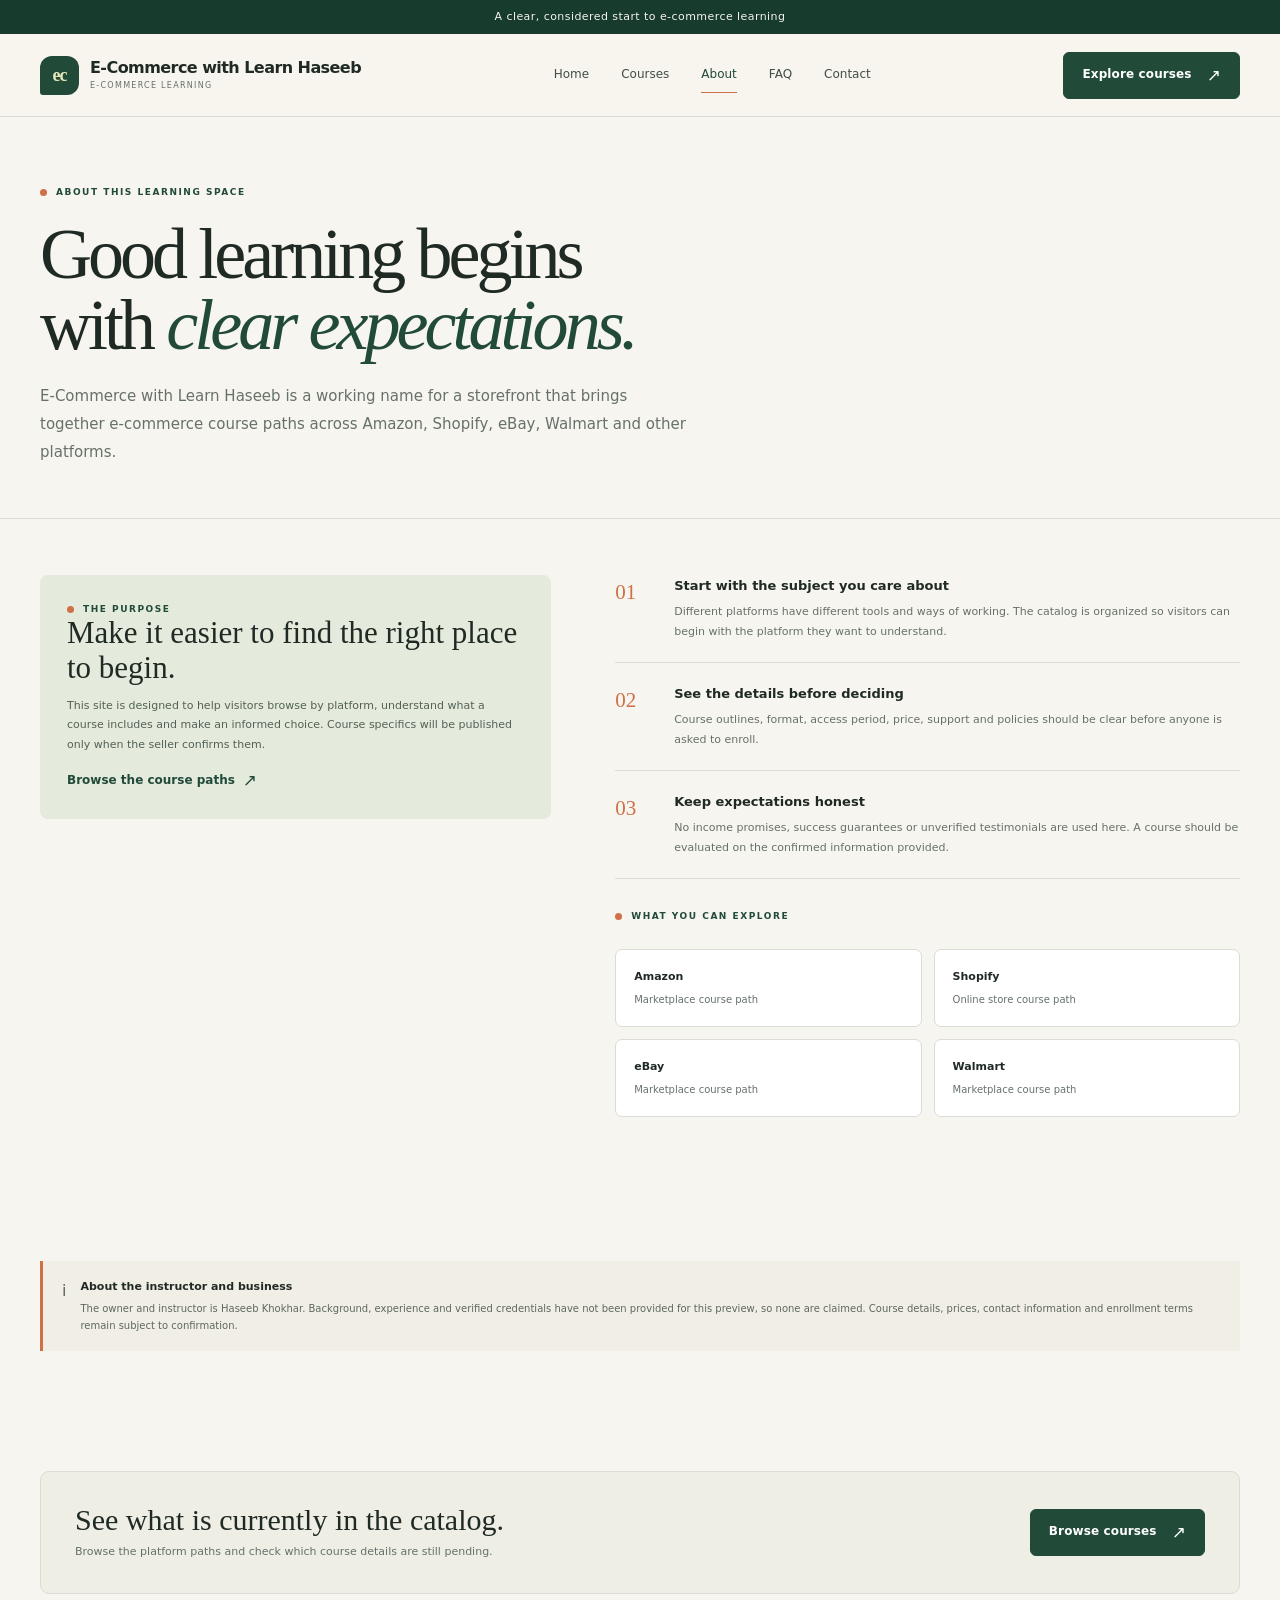
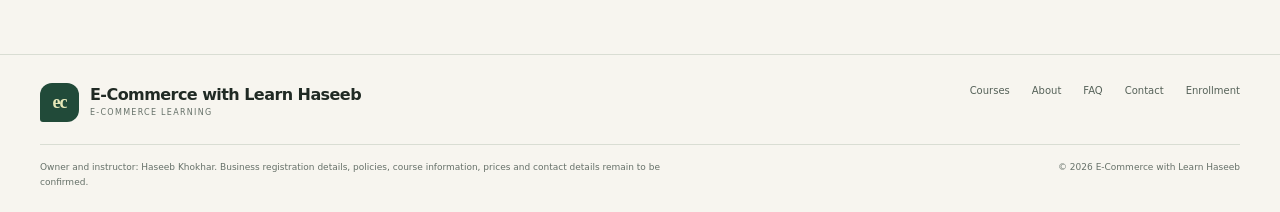
<file: about.html>
<!doctype html>
<html lang="en">
<head><meta charset="utf-8"><meta name="viewport" content="width=device-width, initial-scale=1"><meta name="theme-color" content="#f7f5ef"><meta name="description" content="Learn about the purpose and principles behind E-Commerce with Learn Haseeb's e-commerce course storefront."><title>About — E-Commerce with Learn Haseeb</title><link rel="stylesheet" href="styles.css"><script src="site.js" defer></script></head>
<body>
  <a class="skip-link" href="#main">Skip to content</a><div class="announcement"><div class="wrap">A clear, considered start to e-commerce learning</div></div>
  <header class="header"><div class="wrap nav"><a class="brand" href="index.html" aria-label="E-Commerce with Learn Haseeb home"><span class="brand-mark" aria-hidden="true">ec</span><span><span class="brand-name">E-Commerce with Learn Haseeb</span><span class="brand-sub">E-commerce learning</span></span></a><nav class="nav-links" id="primary-navigation" aria-label="Main navigation"><a href="index.html">Home</a><a href="courses.html">Courses</a><a href="about.html" aria-current="page">About</a><a href="faq.html">FAQ</a><a href="contact.html">Contact</a></nav><div class="nav-actions"><a class="button" href="courses.html">Explore courses <span class="arrow" aria-hidden="true">↗</span></a><button class="menu-toggle" type="button" aria-expanded="false" aria-controls="primary-navigation"><span data-menu-label>Menu</span><span aria-hidden="true">☰</span></button></div></div></header>
  <main id="main">
    <section class="page-hero"><div class="wrap"><div class="eyebrow">About this learning space</div><h1>Good learning begins<br>with <em>clear expectations.</em></h1><p class="lead">E-Commerce with Learn Haseeb is a working name for a storefront that brings together e-commerce course paths across Amazon, Shopify, eBay, Walmart and other platforms.</p></div></section>
    <section class="page-body wrap"><div class="about-grid"><aside class="about-sticky"><div class="eyebrow">The purpose</div><h2>Make it easier to find the right place to begin.</h2><p>This site is designed to help visitors browse by platform, understand what a course includes and make an informed choice. Course specifics will be published only when the seller confirms them.</p><a class="text-link" href="courses.html">Browse the course paths <span class="arrow" aria-hidden="true">↗</span></a></aside><div><div class="principle-list"><article class="principle"><span class="principle-num">01</span><div><h3>Start with the subject you care about</h3><p>Different platforms have different tools and ways of working. The catalog is organized so visitors can begin with the platform they want to understand.</p></div></article><article class="principle"><span class="principle-num">02</span><div><h3>See the details before deciding</h3><p>Course outlines, format, access period, price, support and policies should be clear before anyone is asked to enroll.</p></div></article><article class="principle"><span class="principle-num">03</span><div><h3>Keep expectations honest</h3><p>No income promises, success guarantees or unverified testimonials are used here. A course should be evaluated on the confirmed information provided.</p></div></article></div><div style="margin-top:30px"><div class="eyebrow">What you can explore</div><div class="detail-list"><div class="detail-item"><strong>Amazon</strong><span>Marketplace course path</span></div><div class="detail-item"><strong>Shopify</strong><span>Online store course path</span></div><div class="detail-item"><strong>eBay</strong><span>Marketplace course path</span></div><div class="detail-item"><strong>Walmart</strong><span>Marketplace course path</span></div></div></div></div></div></section>
    <section class="section-tight wrap"><div class="info-box"><div aria-hidden="true">i</div><div><strong>About the instructor and business</strong><p>The owner and instructor is Haseeb Khokhar. Background, experience and verified credentials have not been provided for this preview, so none are claimed. Course details, prices, contact information and enrollment terms remain subject to confirmation.</p></div></div></section>
    <section class="section-tight wrap"><div class="cta-panel"><div><h2>See what is currently in the catalog.</h2><p>Browse the platform paths and check which course details are still pending.</p></div><a class="button" href="courses.html">Browse courses <span class="arrow" aria-hidden="true">↗</span></a></div></section>
  </main>
  <footer class="footer"><div class="wrap"><div class="footer-top"><a class="brand" href="index.html"><span class="brand-mark" aria-hidden="true">ec</span><span><span class="brand-name">E-Commerce with Learn Haseeb</span><span class="brand-sub">E-commerce learning</span></span></a><nav class="footer-nav" aria-label="Footer navigation"><a href="courses.html">Courses</a><a href="about.html">About</a><a href="faq.html">FAQ</a><a href="contact.html">Contact</a><a href="enrollment.html">Enrollment</a></nav></div><div class="footer-bottom"><p>Owner and instructor: Haseeb Khokhar. Business registration details, policies, course information, prices and contact details remain to be confirmed.</p><span>© <span data-year></span> E-Commerce with Learn Haseeb</span></div></div></footer>
</body>
</html>
</file>
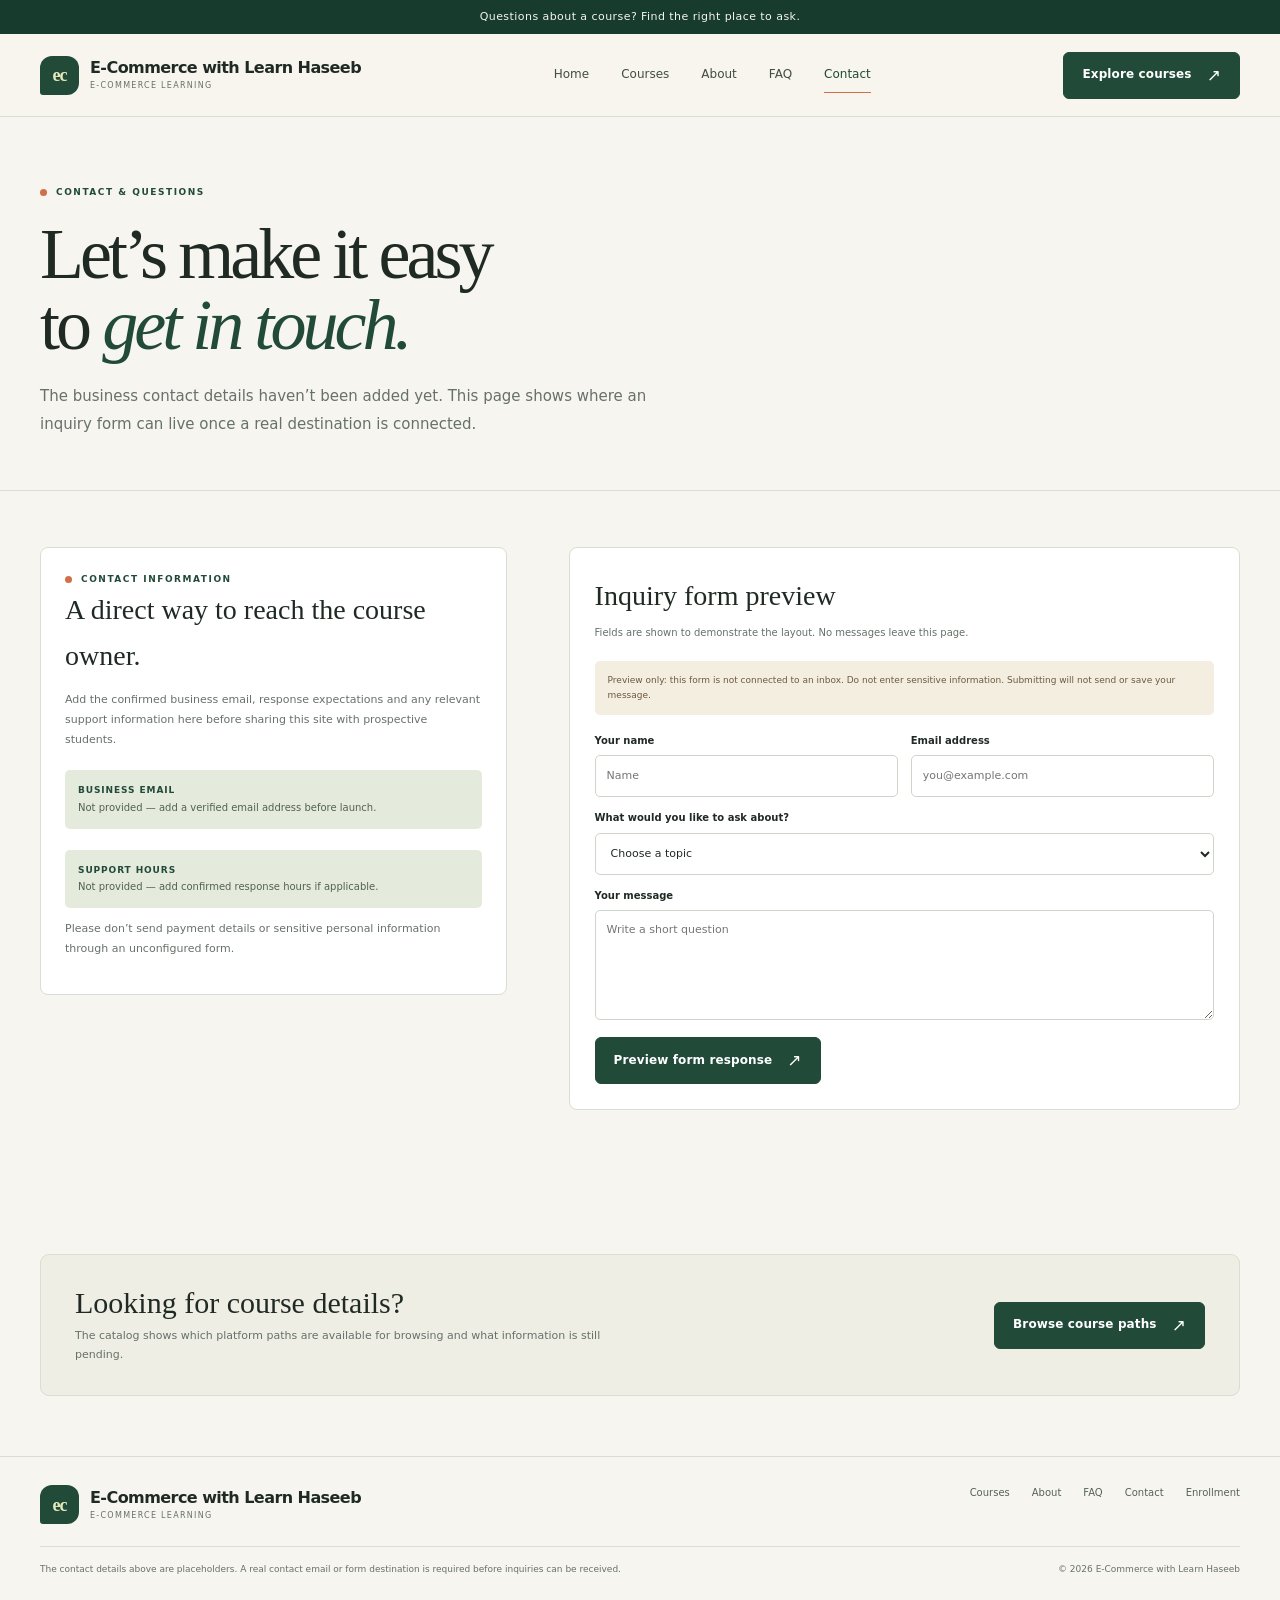
<file: contact.html>
<!doctype html>
<html lang="en">
<head><meta charset="utf-8"><meta name="viewport" content="width=device-width, initial-scale=1"><meta name="theme-color" content="#f7f5ef"><meta name="description" content="Contact information and an inquiry form preview for E-Commerce with Learn Haseeb's e-commerce courses."><title>Contact — E-Commerce with Learn Haseeb</title><link rel="stylesheet" href="styles.css"><script src="site.js" defer></script></head>
<body>
  <a class="skip-link" href="#main">Skip to content</a><div class="announcement"><div class="wrap">Questions about a course? Find the right place to ask.</div></div>
  <header class="header"><div class="wrap nav"><a class="brand" href="index.html" aria-label="E-Commerce with Learn Haseeb home"><span class="brand-mark" aria-hidden="true">ec</span><span><span class="brand-name">E-Commerce with Learn Haseeb</span><span class="brand-sub">E-commerce learning</span></span></a><nav class="nav-links" id="primary-navigation" aria-label="Main navigation"><a href="index.html">Home</a><a href="courses.html">Courses</a><a href="about.html">About</a><a href="faq.html">FAQ</a><a href="contact.html" aria-current="page">Contact</a></nav><div class="nav-actions"><a class="button" href="courses.html">Explore courses <span class="arrow" aria-hidden="true">↗</span></a><button class="menu-toggle" type="button" aria-expanded="false" aria-controls="primary-navigation"><span data-menu-label>Menu</span><span aria-hidden="true">☰</span></button></div></div></header>
  <main id="main">
    <section class="page-hero"><div class="wrap"><div class="eyebrow">Contact & questions</div><h1>Let’s make it easy<br>to <em>get in touch.</em></h1><p class="lead">The business contact details haven’t been added yet. This page shows where an inquiry form can live once a real destination is connected.</p></div></section>
    <section class="page-body wrap"><div class="contact-grid">
      <aside class="contact-card"><div class="eyebrow">Contact information</div><h2>A direct way to reach the course owner.</h2><p>Add the confirmed business email, response expectations and any relevant support information here before sharing this site with prospective students.</p><div class="contact-placeholder"><strong>Business email</strong>Not provided — add a verified email address before launch.</div><div class="contact-placeholder"><strong>Support hours</strong>Not provided — add confirmed response hours if applicable.</div><p class="small-note">Please don’t send payment details or sensitive personal information through an unconfigured form.</p></aside>
      <section class="form-panel" aria-labelledby="inquiry-title"><h2 id="inquiry-title">Inquiry form preview</h2><p>Fields are shown to demonstrate the layout. No messages leave this page.</p><div class="demo-notice">Preview only: this form is not connected to an inbox. Do not enter sensitive information. Submitting will not send or save your message.</div><form data-demo-form><div class="form-grid"><div class="field"><label for="name">Your name</label><input id="name" name="name" autocomplete="name" placeholder="Name"></div><div class="field"><label for="email">Email address</label><input id="email" name="email" type="email" autocomplete="email" placeholder="you@example.com"></div><div class="field full"><label for="topic">What would you like to ask about?</label><select id="topic" name="topic"><option value="">Choose a topic</option><option>Amazon course path</option><option>Shopify course path</option><option>eBay course path</option><option>Walmart course path</option><option>Something else</option></select></div><div class="field full"><label for="message">Your message</label><textarea id="message" name="message" placeholder="Write a short question"></textarea></div></div><button class="button" type="submit">Preview form response <span class="arrow" aria-hidden="true">↗</span></button><p class="form-result" aria-live="polite"></p></form></section>
    </div></section>
    <section class="section-tight wrap"><div class="cta-panel"><div><h2>Looking for course details?</h2><p>The catalog shows which platform paths are available for browsing and what information is still pending.</p></div><a class="button" href="courses.html">Browse course paths <span class="arrow" aria-hidden="true">↗</span></a></div></section>
  </main>
  <footer class="footer"><div class="wrap"><div class="footer-top"><a class="brand" href="index.html"><span class="brand-mark" aria-hidden="true">ec</span><span><span class="brand-name">E-Commerce with Learn Haseeb</span><span class="brand-sub">E-commerce learning</span></span></a><nav class="footer-nav" aria-label="Footer navigation"><a href="courses.html">Courses</a><a href="about.html">About</a><a href="faq.html">FAQ</a><a href="contact.html">Contact</a><a href="enrollment.html">Enrollment</a></nav></div><div class="footer-bottom"><p>The contact details above are placeholders. A real contact email or form destination is required before inquiries can be received.</p><span>© <span data-year></span> E-Commerce with Learn Haseeb</span></div></div></footer>
</body>
</html>
</file>
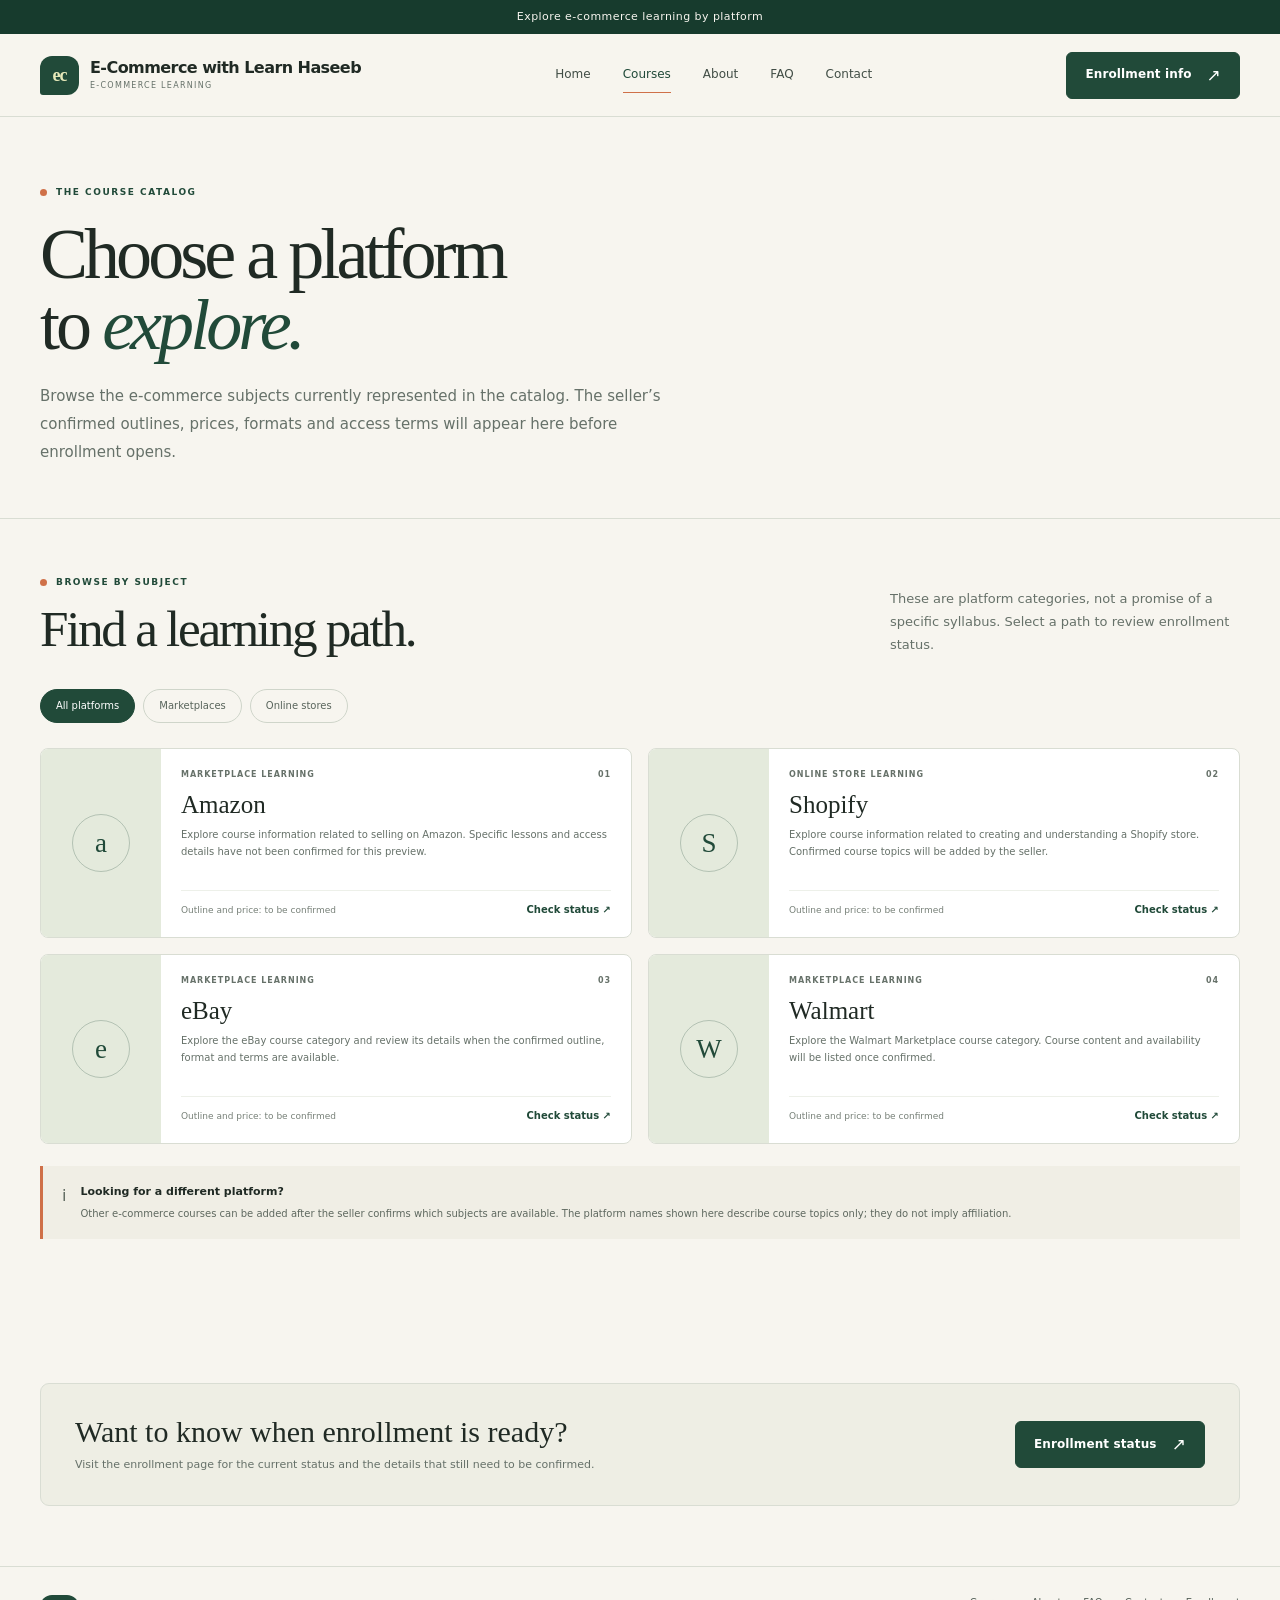
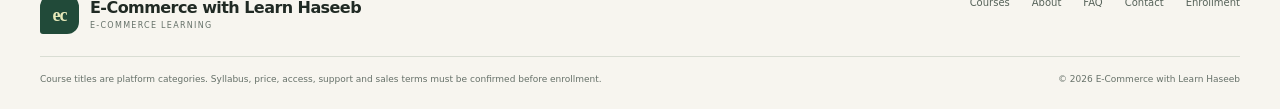
<file: courses.html>
<!doctype html>
<html lang="en">
<head><meta charset="utf-8"><meta name="viewport" content="width=device-width, initial-scale=1"><meta name="theme-color" content="#f7f5ef"><meta name="description" content="Browse e-commerce course paths by platform: Amazon, Shopify, eBay and Walmart."><title>Course paths — E-Commerce with Learn Haseeb</title><link rel="stylesheet" href="styles.css"><script src="site.js" defer></script></head>
<body>
  <a class="skip-link" href="#main">Skip to content</a><div class="announcement"><div class="wrap">Explore e-commerce learning by platform</div></div>
  <header class="header"><div class="wrap nav"><a class="brand" href="index.html" aria-label="E-Commerce with Learn Haseeb home"><span class="brand-mark" aria-hidden="true">ec</span><span><span class="brand-name">E-Commerce with Learn Haseeb</span><span class="brand-sub">E-commerce learning</span></span></a><nav class="nav-links" id="primary-navigation" aria-label="Main navigation"><a href="index.html">Home</a><a href="courses.html" aria-current="page">Courses</a><a href="about.html">About</a><a href="faq.html">FAQ</a><a href="contact.html">Contact</a></nav><div class="nav-actions"><a class="button" href="enrollment.html">Enrollment info <span class="arrow" aria-hidden="true">↗</span></a><button class="menu-toggle" type="button" aria-expanded="false" aria-controls="primary-navigation"><span data-menu-label>Menu</span><span aria-hidden="true">☰</span></button></div></div></header>
  <main id="main">
    <section class="page-hero"><div class="wrap"><div class="eyebrow">The course catalog</div><h1>Choose a platform<br>to <em>explore.</em></h1><p class="lead">Browse the e-commerce subjects currently represented in the catalog. The seller’s confirmed outlines, prices, formats and access terms will appear here before enrollment opens.</p></div></section>
    <section class="page-body wrap" aria-label="Course paths">
      <div class="section-head"><div><div class="eyebrow">Browse by subject</div><h2 class="section-title">Find a learning path.</h2></div><p class="section-copy">These are platform categories, not a promise of a specific syllabus. Select a path to review enrollment status.</p></div>
      <div class="catalog-filters" role="group" aria-label="Filter platform categories"><button class="filter-button" type="button" data-filter="all" aria-pressed="true">All platforms</button><button class="filter-button" type="button" data-filter="marketplace" aria-pressed="false">Marketplaces</button><button class="filter-button" type="button" data-filter="store" aria-pressed="false">Online stores</button></div>
      <div class="course-grid" aria-live="polite">
        <article class="course-card" id="amazon" data-course-category="marketplace"><div class="course-card-art" aria-hidden="true"><span>a</span></div><div class="course-card-content"><div class="course-meta"><span>Marketplace learning</span><span>01</span></div><h2>Amazon</h2><p>Explore course information related to selling on Amazon. Specific lessons and access details have not been confirmed for this preview.</p><div class="course-card-bottom"><small>Outline and price: to be confirmed</small><a class="text-link" href="enrollment.html?platform=Amazon">Check status ↗</a></div></div></article>
        <article class="course-card" id="shopify" data-course-category="store"><div class="course-card-art" aria-hidden="true"><span>S</span></div><div class="course-card-content"><div class="course-meta"><span>Online store learning</span><span>02</span></div><h2>Shopify</h2><p>Explore course information related to creating and understanding a Shopify store. Confirmed course topics will be added by the seller.</p><div class="course-card-bottom"><small>Outline and price: to be confirmed</small><a class="text-link" href="enrollment.html?platform=Shopify">Check status ↗</a></div></div></article>
        <article class="course-card" id="ebay" data-course-category="marketplace"><div class="course-card-art" aria-hidden="true"><span>e</span></div><div class="course-card-content"><div class="course-meta"><span>Marketplace learning</span><span>03</span></div><h2>eBay</h2><p>Explore the eBay course category and review its details when the confirmed outline, format and terms are available.</p><div class="course-card-bottom"><small>Outline and price: to be confirmed</small><a class="text-link" href="enrollment.html?platform=eBay">Check status ↗</a></div></div></article>
        <article class="course-card" id="walmart" data-course-category="marketplace"><div class="course-card-art" aria-hidden="true"><span>W</span></div><div class="course-card-content"><div class="course-meta"><span>Marketplace learning</span><span>04</span></div><h2>Walmart</h2><p>Explore the Walmart Marketplace course category. Course content and availability will be listed once confirmed.</p><div class="course-card-bottom"><small>Outline and price: to be confirmed</small><a class="text-link" href="enrollment.html?platform=Walmart">Check status ↗</a></div></div></article>
      </div>
      <div class="info-box" style="margin-top:22px"><div aria-hidden="true">i</div><div><strong>Looking for a different platform?</strong><p>Other e-commerce courses can be added after the seller confirms which subjects are available. The platform names shown here describe course topics only; they do not imply affiliation.</p></div></div>
    </section>
    <section class="section-tight wrap"><div class="cta-panel"><div><h2>Want to know when enrollment is ready?</h2><p>Visit the enrollment page for the current status and the details that still need to be confirmed.</p></div><a class="button" href="enrollment.html">Enrollment status <span class="arrow" aria-hidden="true">↗</span></a></div></section>
  </main>
  <footer class="footer"><div class="wrap"><div class="footer-top"><a class="brand" href="index.html"><span class="brand-mark" aria-hidden="true">ec</span><span><span class="brand-name">E-Commerce with Learn Haseeb</span><span class="brand-sub">E-commerce learning</span></span></a><nav class="footer-nav" aria-label="Footer navigation"><a href="courses.html">Courses</a><a href="about.html">About</a><a href="faq.html">FAQ</a><a href="contact.html">Contact</a><a href="enrollment.html">Enrollment</a></nav></div><div class="footer-bottom"><p>Course titles are platform categories. Syllabus, price, access, support and sales terms must be confirmed before enrollment.</p><span>© <span data-year></span> E-Commerce with Learn Haseeb</span></div></div></footer>
</body>
</html>
</file>
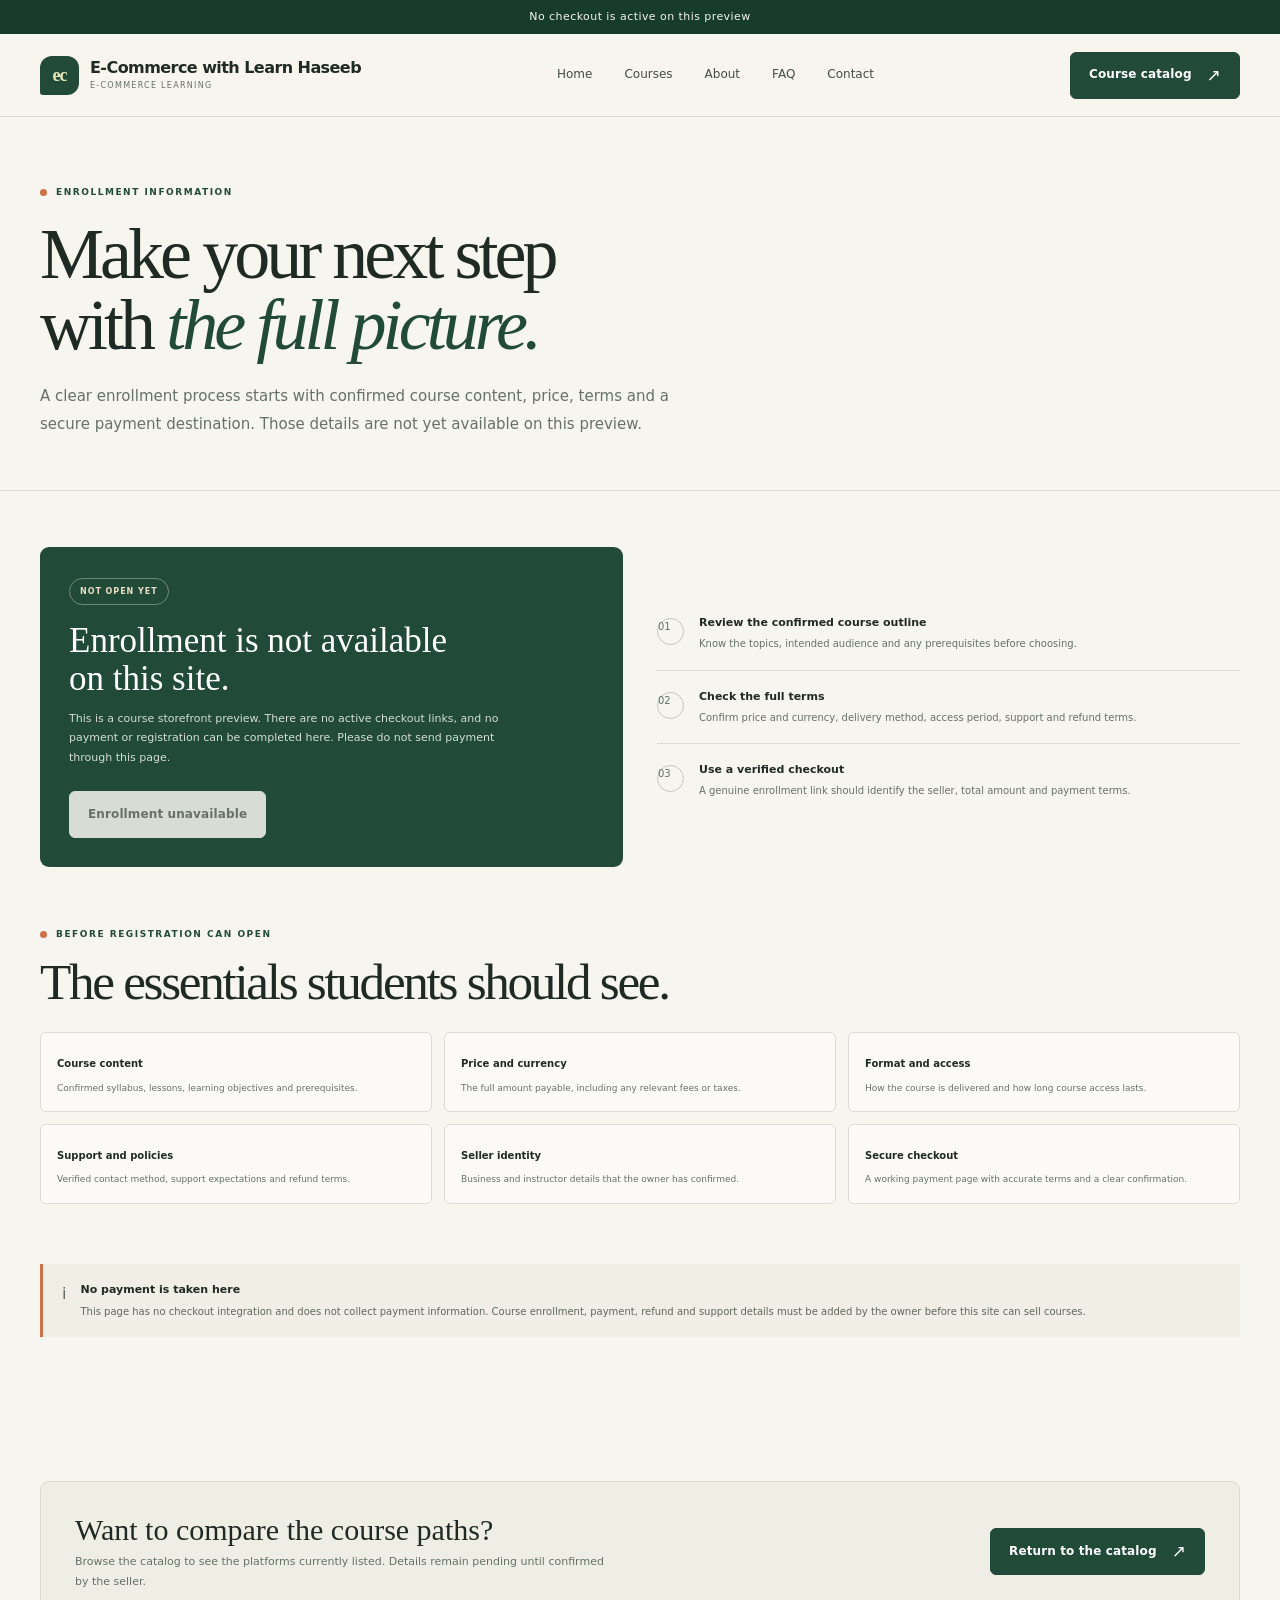
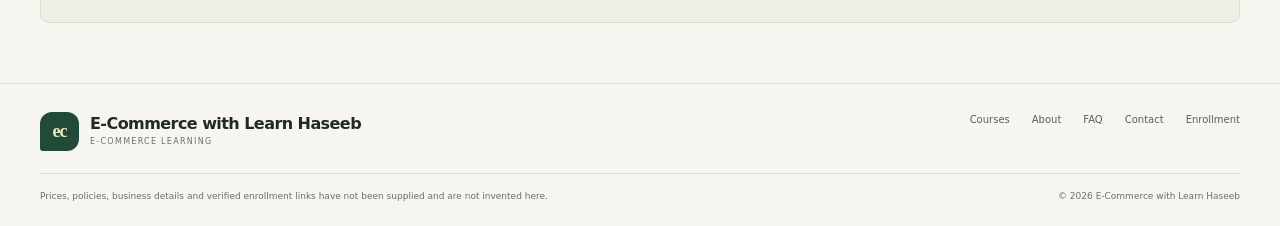
<file: enrollment.html>
<!doctype html>
<html lang="en">
<head><meta charset="utf-8"><meta name="viewport" content="width=device-width, initial-scale=1"><meta name="theme-color" content="#f7f5ef"><meta name="description" content="Current course enrollment status and the information that must be confirmed before registration opens."><title>Enrollment information — E-Commerce with Learn Haseeb</title><link rel="stylesheet" href="styles.css"><script src="site.js" defer></script></head>
<body>
  <a class="skip-link" href="#main">Skip to content</a><div class="announcement"><div class="wrap">No checkout is active on this preview</div></div>
  <header class="header"><div class="wrap nav"><a class="brand" href="index.html" aria-label="E-Commerce with Learn Haseeb home"><span class="brand-mark" aria-hidden="true">ec</span><span><span class="brand-name">E-Commerce with Learn Haseeb</span><span class="brand-sub">E-commerce learning</span></span></a><nav class="nav-links" id="primary-navigation" aria-label="Main navigation"><a href="index.html">Home</a><a href="courses.html">Courses</a><a href="about.html">About</a><a href="faq.html">FAQ</a><a href="contact.html">Contact</a></nav><div class="nav-actions"><a class="button" href="courses.html">Course catalog <span class="arrow" aria-hidden="true">↗</span></a><button class="menu-toggle" type="button" aria-expanded="false" aria-controls="primary-navigation"><span data-menu-label>Menu</span><span aria-hidden="true">☰</span></button></div></div></header>
  <main id="main">
    <section class="page-hero"><div class="wrap"><div class="eyebrow">Enrollment information</div><h1>Make your next step<br>with <em>the full picture.</em></h1><p class="lead">A clear enrollment process starts with confirmed course content, price, terms and a secure payment destination. Those details are not yet available on this preview.</p></div></section>
    <section class="page-body wrap">
      <div class="enroll-status"><div class="status-card"><span class="status-pill">Not open yet</span><h2>Enrollment is not available on this site.</h2><p>This is a course storefront preview. There are no active checkout links, and no payment or registration can be completed here. Please do not send payment through this page.</p><button class="button disabled" type="button" disabled aria-disabled="true">Enrollment unavailable</button></div><div class="checklist"><div class="checklist-row"><span class="checklist-mark" aria-hidden="true">01</span><div><strong>Review the confirmed course outline</strong><span>Know the topics, intended audience and any prerequisites before choosing.</span></div></div><div class="checklist-row"><span class="checklist-mark" aria-hidden="true">02</span><div><strong>Check the full terms</strong><span>Confirm price and currency, delivery method, access period, support and refund terms.</span></div></div><div class="checklist-row"><span class="checklist-mark" aria-hidden="true">03</span><div><strong>Use a verified checkout</strong><span>A genuine enrollment link should identify the seller, total amount and payment terms.</span></div></div></div></div>
      <section class="section-tight" aria-labelledby="before-open-title"><div class="eyebrow">Before registration can open</div><h2 class="section-title" id="before-open-title">The essentials students should see.</h2><div class="requirements-grid"><div class="requirement"><strong>Course content</strong><p>Confirmed syllabus, lessons, learning objectives and prerequisites.</p></div><div class="requirement"><strong>Price and currency</strong><p>The full amount payable, including any relevant fees or taxes.</p></div><div class="requirement"><strong>Format and access</strong><p>How the course is delivered and how long course access lasts.</p></div><div class="requirement"><strong>Support and policies</strong><p>Verified contact method, support expectations and refund terms.</p></div><div class="requirement"><strong>Seller identity</strong><p>Business and instructor details that the owner has confirmed.</p></div><div class="requirement"><strong>Secure checkout</strong><p>A working payment page with accurate terms and a clear confirmation.</p></div></div></section>
      <div class="info-box"><div aria-hidden="true">i</div><div><strong>No payment is taken here</strong><p>This page has no checkout integration and does not collect payment information. Course enrollment, payment, refund and support details must be added by the owner before this site can sell courses.</p></div></div>
    </section>
    <section class="section-tight wrap"><div class="cta-panel"><div><h2>Want to compare the course paths?</h2><p>Browse the catalog to see the platforms currently listed. Details remain pending until confirmed by the seller.</p></div><a class="button" href="courses.html">Return to the catalog <span class="arrow" aria-hidden="true">↗</span></a></div></section>
  </main>
  <footer class="footer"><div class="wrap"><div class="footer-top"><a class="brand" href="index.html"><span class="brand-mark" aria-hidden="true">ec</span><span><span class="brand-name">E-Commerce with Learn Haseeb</span><span class="brand-sub">E-commerce learning</span></span></a><nav class="footer-nav" aria-label="Footer navigation"><a href="courses.html">Courses</a><a href="about.html">About</a><a href="faq.html">FAQ</a><a href="contact.html">Contact</a><a href="enrollment.html">Enrollment</a></nav></div><div class="footer-bottom"><p>Prices, policies, business details and verified enrollment links have not been supplied and are not invented here.</p><span>© <span data-year></span> E-Commerce with Learn Haseeb</span></div></div></footer>
</body>
</html>
</file>
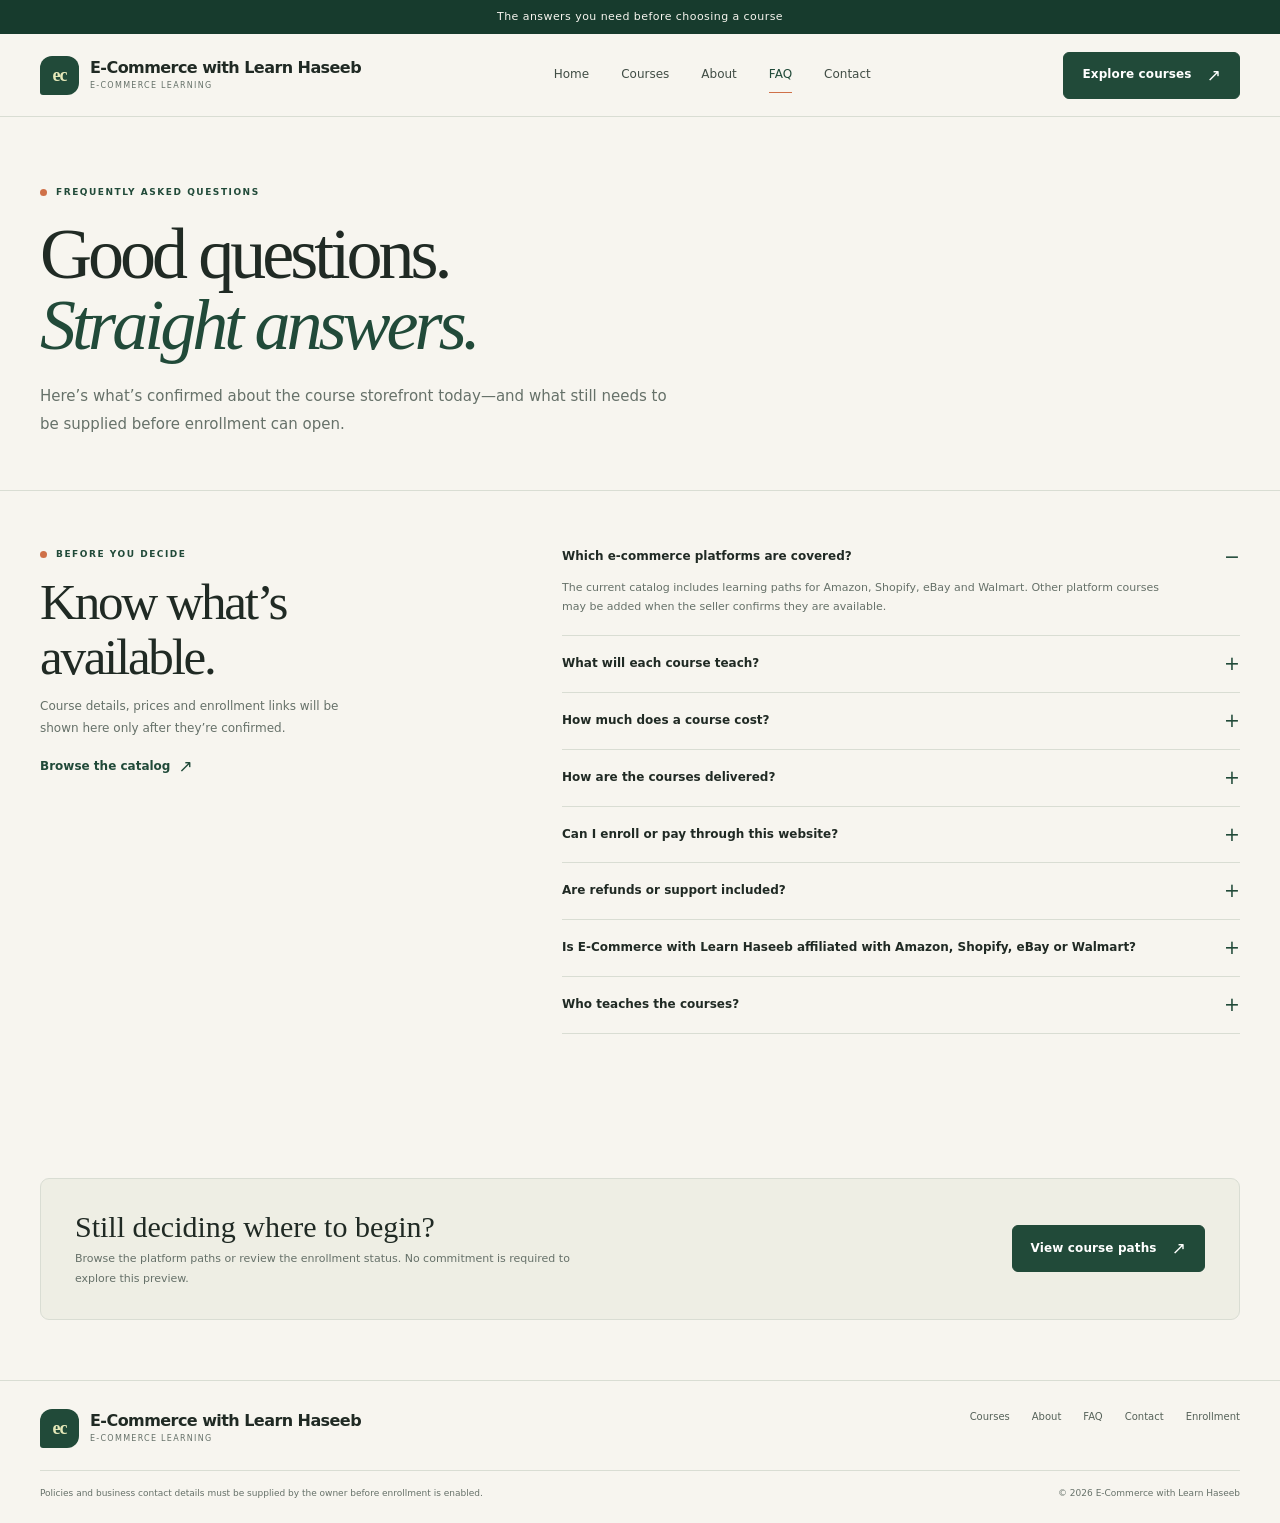
<file: faq.html>
<!doctype html>
<html lang="en">
<head><meta charset="utf-8"><meta name="viewport" content="width=device-width, initial-scale=1"><meta name="theme-color" content="#f7f5ef"><meta name="description" content="Answers about E-Commerce with Learn Haseeb's e-commerce platform courses, course details and enrollment status."><title>Frequently asked questions — E-Commerce with Learn Haseeb</title><link rel="stylesheet" href="styles.css"><script src="site.js" defer></script></head>
<body>
  <a class="skip-link" href="#main">Skip to content</a><div class="announcement"><div class="wrap">The answers you need before choosing a course</div></div>
  <header class="header"><div class="wrap nav"><a class="brand" href="index.html" aria-label="E-Commerce with Learn Haseeb home"><span class="brand-mark" aria-hidden="true">ec</span><span><span class="brand-name">E-Commerce with Learn Haseeb</span><span class="brand-sub">E-commerce learning</span></span></a><nav class="nav-links" id="primary-navigation" aria-label="Main navigation"><a href="index.html">Home</a><a href="courses.html">Courses</a><a href="about.html">About</a><a href="faq.html" aria-current="page">FAQ</a><a href="contact.html">Contact</a></nav><div class="nav-actions"><a class="button" href="courses.html">Explore courses <span class="arrow" aria-hidden="true">↗</span></a><button class="menu-toggle" type="button" aria-expanded="false" aria-controls="primary-navigation"><span data-menu-label>Menu</span><span aria-hidden="true">☰</span></button></div></div></header>
  <main id="main">
    <section class="page-hero"><div class="wrap"><div class="eyebrow">Frequently asked questions</div><h1>Good questions.<br><em>Straight answers.</em></h1><p class="lead">Here’s what’s confirmed about the course storefront today—and what still needs to be supplied before enrollment can open.</p></div></section>
    <section class="page-body wrap faq-layout"><aside class="faq-side"><div class="eyebrow">Before you decide</div><h2 class="section-title">Know what’s<br>available.</h2><p>Course details, prices and enrollment links will be shown here only after they’re confirmed.</p><a class="text-link" href="courses.html">Browse the catalog <span class="arrow" aria-hidden="true">↗</span></a></aside><div class="faq-list">
      <details open><summary>Which e-commerce platforms are covered?</summary><p>The current catalog includes learning paths for Amazon, Shopify, eBay and Walmart. Other platform courses may be added when the seller confirms they are available.</p></details>
      <details><summary>What will each course teach?</summary><p>The course outlines have not been provided yet. Check each course listing for confirmed lessons and learning objectives once they are added. The platform categories on this site are not a substitute for a syllabus.</p></details>
      <details><summary>How much does a course cost?</summary><p>Prices and currency have not been supplied. No amount is shown or charged on this preview. A confirmed total should be visible before any enrollment or payment.</p></details>
      <details><summary>How are the courses delivered?</summary><p>The delivery format, course access period, schedule and technical requirements have not been confirmed for the listings yet.</p></details>
      <details><summary>Can I enroll or pay through this website?</summary><p>No. This preview has no working checkout or enrollment links, and it does not collect payments. See the enrollment page for the current status.</p></details>
      <details><summary>Are refunds or support included?</summary><p>Support arrangements and refund terms have not been provided. They should be reviewed before making a purchase once the official course terms are available.</p></details>
      <details><summary>Is E-Commerce with Learn Haseeb affiliated with Amazon, Shopify, eBay or Walmart?</summary><p>No affiliation is implied. Platform names are used only to identify the subjects of the courses.</p></details>
      <details><summary>Who teaches the courses?</summary><p>The instructor’s name, background and verified credentials are not yet listed. This information should be added by the course owner before launch.</p></details>
    </div></section>
    <section class="section-tight wrap"><div class="cta-panel"><div><h2>Still deciding where to begin?</h2><p>Browse the platform paths or review the enrollment status. No commitment is required to explore this preview.</p></div><a class="button" href="courses.html">View course paths <span class="arrow" aria-hidden="true">↗</span></a></div></section>
  </main>
  <footer class="footer"><div class="wrap"><div class="footer-top"><a class="brand" href="index.html"><span class="brand-mark" aria-hidden="true">ec</span><span><span class="brand-name">E-Commerce with Learn Haseeb</span><span class="brand-sub">E-commerce learning</span></span></a><nav class="footer-nav" aria-label="Footer navigation"><a href="courses.html">Courses</a><a href="about.html">About</a><a href="faq.html">FAQ</a><a href="contact.html">Contact</a><a href="enrollment.html">Enrollment</a></nav></div><div class="footer-bottom"><p>Policies and business contact details must be supplied by the owner before enrollment is enabled.</p><span>© <span data-year></span> E-Commerce with Learn Haseeb</span></div></div></footer>
</body>
</html>
</file>
<file: styles.css>
@charset "utf-8";
:root{--paper:#f7f5ef;--paper-deep:#efeee6;--ink:#202a24;--muted:#667169;--green:#214a39;--green-deep:#173b2d;--sage:#e4eadc;--sage-dark:#cdd9c3;--orange:#cf7048;--line:#d9ddd3;--white:#fff;--serif:Georgia,"Times New Roman",serif;--sans:Inter,ui-sans-serif,system-ui,-apple-system,BlinkMacSystemFont,"Segoe UI",sans-serif;--max:1200px;--shadow:0 18px 50px rgba(30,47,36,.09)}
*{box-sizing:border-box}html{scroll-behavior:smooth;scroll-padding-top:96px}body{margin:0;background:var(--paper);color:var(--ink);font-family:var(--sans);font-size:16px;line-height:1.65;-webkit-font-smoothing:antialiased}a{color:inherit;text-decoration:none}button,input,select,textarea{font:inherit}button,a,summary{-webkit-tap-highlight-color:transparent}a:focus-visible,button:focus-visible,summary:focus-visible,input:focus-visible,select:focus-visible,textarea:focus-visible{outline:3px solid var(--orange);outline-offset:4px}img{display:block;max-width:100%}.wrap{width:min(var(--max),calc(100% - 64px));margin-inline:auto}.skip-link{position:absolute;left:16px;top:-64px;background:var(--green);color:#fff;padding:10px 15px;border-radius:6px;z-index:50}.skip-link:focus{top:12px}
.announcement{background:var(--green-deep);color:#f7f5ef;font-size:11px;letter-spacing:.04em}.announcement .wrap{min-height:34px;display:flex;align-items:center;justify-content:center;text-align:center}.header{position:relative;z-index:10;background:rgba(247,245,239,.96);border-bottom:1px solid var(--line)}.nav{min-height:82px;display:flex;align-items:center;justify-content:space-between;gap:24px}.brand{display:inline-flex;align-items:center;gap:11px;line-height:1.12;flex-shrink:0}.brand-mark{width:39px;height:39px;display:grid;place-items:center;background:var(--green);color:#e6e8b9;border-radius:12px 12px 12px 3px;font-family:var(--serif);font-size:18px;font-weight:700;letter-spacing:-1px}.brand-name{display:block;font-size:16px;font-weight:750;letter-spacing:-.035em}.brand-sub{display:block;margin-top:5px;color:var(--muted);font-size:8px;letter-spacing:.16em;text-transform:uppercase}.nav-links{display:flex;align-items:center;gap:clamp(16px,2.5vw,34px);font-size:12px;color:#414d45}.nav-links a{position:relative;padding:9px 0}.nav-links a:hover,.nav-links a[aria-current="page"]{color:var(--green)}.nav-links a[aria-current="page"]:after{content:"";position:absolute;left:0;right:0;bottom:1px;height:1px;background:var(--orange)}.nav-actions{display:flex;align-items:center;gap:12px}.menu-toggle{display:none;background:transparent;border:1px solid var(--line);border-radius:6px;padding:9px 12px;color:var(--ink);font-size:12px}
.button{display:inline-flex;align-items:center;justify-content:center;gap:15px;min-height:47px;padding:12px 18px;border:1px solid var(--green);border-radius:6px;background:var(--green);color:#fff;font-size:12px;font-weight:700;letter-spacing:.01em;transition:transform .18s ease,background .18s ease,border-color .18s ease}.button:hover{background:var(--green-deep);border-color:var(--green-deep);transform:translateY(-2px)}.button.secondary{background:transparent;color:var(--green)}.button.secondary:hover{background:var(--sage);border-color:var(--sage-dark)}.button.cream{background:#f4eedf;border-color:#f4eedf;color:var(--green-deep)}.button.cream:hover{background:#fff}.button.disabled,.button:disabled{background:#d7dcd4;border-color:#d7dcd4;color:#687169;cursor:not-allowed;transform:none}.text-link{display:inline-flex;align-items:center;gap:8px;color:var(--green);font-size:12px;font-weight:700}.text-link:hover{text-decoration:underline;text-underline-offset:5px}.arrow{font-size:17px;line-height:1;font-weight:400}.eyebrow{display:flex;align-items:center;gap:9px;color:var(--green);font-size:9px;font-weight:800;letter-spacing:.17em;text-transform:uppercase}.eyebrow:before{content:"";width:7px;height:7px;border-radius:50%;background:var(--orange)}.eyebrow.light{color:#d6e2d4}.eyebrow.light:before{background:#d8bc85}.section{padding-block:86px}.section-tight{padding-block:60px}.section-head{display:flex;align-items:end;justify-content:space-between;gap:30px;margin-bottom:32px}.section-title{max-width:680px;margin:12px 0 0;font-family:var(--serif);font-weight:400;font-size:clamp(34px,4vw,52px);line-height:1.08;letter-spacing:-.045em}.section-copy{max-width:350px;margin:0;color:var(--muted);font-size:13px;line-height:1.8}.lead{max-width:590px;color:var(--muted);font-size:15px;line-height:1.85}.small-note{color:var(--muted);font-size:11px;line-height:1.75}
.hero{display:grid;grid-template-columns:.98fr 1.02fr;gap:clamp(42px,7vw,92px);align-items:center;padding-block:70px 74px}.hero-copy{padding-block:10px}.hero h1,.page-hero h1{margin:19px 0 22px;font-family:var(--serif);font-size:clamp(48px,6.3vw,78px);font-weight:400;line-height:.99;letter-spacing:-.055em}.hero h1 em,.page-hero h1 em{color:var(--green);font-weight:400}.hero-copy .lead{max-width:500px;margin:0}.hero-actions{display:flex;flex-wrap:wrap;gap:11px;margin-top:28px}.hero-footnote{display:flex;align-items:center;gap:9px;margin:23px 0 0;color:#677368;font-size:10px}.hero-footnote svg{width:16px;height:16px;flex:none}.hero-visual{position:relative;max-width:530px;margin-left:auto;padding:13px 14px 38px 0}.photo-frame{position:relative;overflow:hidden;aspect-ratio:.88;border-radius:10px 120px 10px 10px;background:#e6e1d5;box-shadow:var(--shadow)}.photo-frame:after{content:"";position:absolute;inset:0;background:linear-gradient(180deg,rgba(17,37,27,0) 53%,rgba(17,37,27,.4) 100%)}.photo-frame img{width:100%;height:100%;object-fit:cover;object-position:center 57%}.photo-caption{position:absolute;z-index:1;left:24px;right:24px;bottom:22px;color:#fff;display:flex;align-items:end;justify-content:space-between;gap:20px}.photo-caption span{font-size:9px;letter-spacing:.16em;text-transform:uppercase}.photo-caption strong{font-family:var(--serif);font-size:21px;font-weight:400;line-height:1.1}.visual-note{position:absolute;right:-4px;top:35px;z-index:2;width:152px;padding:15px 16px;background:#fff;border:1px solid #e3e3da;border-radius:7px;box-shadow:var(--shadow);transform:rotate(2deg)}.visual-note small{display:block;color:var(--muted);font-size:8px;letter-spacing:.13em;text-transform:uppercase}.visual-note strong{display:block;margin-top:4px;color:var(--green);font-family:var(--serif);font-size:21px;font-weight:400}.visual-note span{display:block;margin-top:3px;color:var(--muted);font-size:9px;line-height:1.45}.photo-stamp{position:absolute;left:-25px;bottom:0;width:88px;height:88px;display:grid;place-items:center;border:1px solid #bdc9b4;border-radius:50%;background:var(--sage);color:var(--green);text-align:center;font-size:8px;line-height:1.4;letter-spacing:.1em;text-transform:uppercase;transform:rotate(-11deg)}
.platform-bar{border-block:1px solid var(--line);background:rgba(255,255,255,.32)}.platform-bar .wrap{display:flex;align-items:center;justify-content:space-between;gap:20px;padding-block:18px}.platform-label{max-width:130px;color:var(--muted);font-size:9px;line-height:1.5;letter-spacing:.1em;text-transform:uppercase}.platform-word{color:#526056;font-size:17px;font-weight:750;letter-spacing:-.05em}.platform-word.shopify{font-style:italic}.platform-word.ebay{font-weight:800;letter-spacing:-.08em}.platform-word.walmart{font-size:15px}
.track-grid{display:grid;grid-template-columns:repeat(4,1fr);gap:15px}.track-card{position:relative;min-height:266px;display:flex;flex-direction:column;padding:23px 21px 19px;border:1px solid var(--line);border-radius:8px;background:#fff;transition:transform .2s ease,box-shadow .2s ease}.track-card:hover{transform:translateY(-4px);box-shadow:0 15px 36px rgba(30,47,36,.08)}.track-card-top{display:flex;justify-content:space-between;align-items:center}.track-symbol{width:40px;height:40px;display:grid;place-items:center;border-radius:10px;background:var(--sage);color:var(--green);font-family:var(--serif);font-size:20px}.track-category{color:var(--muted);font-size:8px;font-weight:750;letter-spacing:.13em;text-transform:uppercase}.track-card h3{margin:27px 0 8px;font-family:var(--serif);font-size:25px;font-weight:400;letter-spacing:-.03em;line-height:1.1}.track-card p{margin:0 0 18px;color:var(--muted);font-size:11px;line-height:1.7}.track-card .text-link{margin-top:auto;font-size:10px}.track-status{margin-top:12px;padding-top:11px;border-top:1px solid #edf0e9;color:#798179;font-size:9px}
.dark-band{position:relative;overflow:hidden;display:grid;grid-template-columns:1fr 1fr;gap:52px;align-items:center;padding:49px 52px;border-radius:11px;background:var(--green);color:#fff}.dark-band:after{content:"";position:absolute;width:300px;height:300px;right:-125px;top:-190px;border:1px solid rgba(231,238,218,.16);border-radius:50%;box-shadow:0 0 0 35px rgba(231,238,218,.035),0 0 0 70px rgba(231,238,218,.025)}.dark-band h2{max-width:470px;margin:14px 0 13px;font-family:var(--serif);font-size:clamp(34px,4vw,47px);font-weight:400;line-height:1.06;letter-spacing:-.04em}.dark-band p{max-width:430px;margin:0;color:#d3ded2;font-size:12px;line-height:1.8}.dark-list{position:relative;z-index:1;display:grid;gap:15px}.dark-list-item{display:flex;align-items:flex-start;gap:13px;padding-bottom:14px;border-bottom:1px solid rgba(255,255,255,.18)}.dark-list-item:last-child{padding-bottom:0;border:0}.dark-list-item .number{color:#e0c695;font-family:var(--serif);font-size:20px;line-height:1}.dark-list-item strong{display:block;font-size:12px}.dark-list-item span{display:block;margin-top:3px;color:#d3ded2;font-size:10px;line-height:1.6}
.steps-grid{display:grid;grid-template-columns:repeat(3,1fr);gap:24px;margin-top:34px}.step-card{padding:23px 22px 20px;border-top:1px solid #aab7a6;background:rgba(255,255,255,.28)}.step-card .step-no{color:var(--orange);font-family:var(--serif);font-size:25px}.step-card h3{margin:17px 0 8px;font-family:var(--serif);font-size:23px;font-weight:400}.step-card p{margin:0;color:var(--muted);font-size:11px;line-height:1.75}
.cta-panel{display:flex;align-items:center;justify-content:space-between;gap:30px;padding:31px 34px;border:1px solid var(--line);border-radius:9px;background:#eeeee4}.cta-panel h2{margin:0 0 5px;font-family:var(--serif);font-size:30px;font-weight:400;line-height:1.15}.cta-panel p{max-width:530px;margin:0;color:var(--muted);font-size:11px;line-height:1.75}
.page-hero{padding:68px 0 51px;border-bottom:1px solid var(--line)}.page-hero .wrap{max-width:var(--max)}.page-hero h1{max-width:780px;font-size:clamp(46px,6vw,72px)}.page-hero .lead{max-width:650px;margin:0}.page-body{padding-block:56px 84px}.catalog-filters{display:flex;flex-wrap:wrap;gap:8px;margin:4px 0 25px}.filter-button{padding:8px 15px;border:1px solid #cfd5ca;border-radius:40px;background:transparent;color:#58645b;font-size:10px;cursor:pointer}.filter-button:hover{border-color:var(--green)}.filter-button[aria-pressed="true"]{border-color:var(--green);background:var(--green);color:#fff}.course-grid{display:grid;grid-template-columns:repeat(2,1fr);gap:16px}.course-card{display:grid;grid-template-columns:120px 1fr;min-height:190px;overflow:hidden;border:1px solid var(--line);border-radius:8px;background:#fff}.course-card[hidden]{display:none}.course-card-art{display:grid;place-items:center;background:var(--sage);color:var(--green)}.course-card-art span{width:58px;height:58px;display:grid;place-items:center;border:1px solid rgba(33,74,57,.25);border-radius:50%;font-family:var(--serif);font-size:27px}.course-card-content{display:flex;flex-direction:column;padding:19px 20px}.course-meta{display:flex;align-items:center;justify-content:space-between;gap:12px}.course-meta span{color:var(--muted);font-size:8px;font-weight:750;letter-spacing:.12em;text-transform:uppercase}.course-card h2{margin:10px 0 7px;font-family:var(--serif);font-size:25px;font-weight:400;line-height:1.1}.course-card p{margin:0 0 13px;color:var(--muted);font-size:10px;line-height:1.7}.course-card-bottom{display:flex;align-items:center;justify-content:space-between;gap:12px;margin-top:auto;padding-top:11px;border-top:1px solid #edf0e9}.course-card-bottom small{color:#778078;font-size:9px}.course-card-bottom a{font-size:10px}.info-box{display:flex;gap:14px;align-items:flex-start;padding:17px 19px;border-left:3px solid var(--orange);background:#f0eee5;color:#5e685f}.info-box strong{display:block;color:var(--ink);font-size:11px}.info-box p{margin:4px 0 0;font-size:10px;line-height:1.7}
.about-grid{display:grid;grid-template-columns:.9fr 1.1fr;gap:64px;align-items:start}.about-sticky{padding:27px;border-radius:8px;background:var(--sage)}.about-sticky h2{margin:0;font-family:var(--serif);font-size:31px;font-weight:400;line-height:1.1}.about-sticky p{color:#536157;font-size:11px;line-height:1.8}.principle-list{display:grid;gap:0}.principle{display:grid;grid-template-columns:44px 1fr;gap:15px;padding:20px 0;border-bottom:1px solid var(--line)}.principle:first-child{padding-top:0}.principle-num{font-family:var(--serif);font-size:21px;color:var(--orange)}.principle h3{margin:0 0 6px;font-size:13px}.principle p{margin:0;color:var(--muted);font-size:11px;line-height:1.8}.detail-list{display:grid;grid-template-columns:repeat(2,1fr);gap:12px;margin-top:25px}.detail-item{padding:18px;border:1px solid var(--line);border-radius:7px;background:#fff}.detail-item strong{display:block;font-size:11px}.detail-item span{display:block;margin-top:5px;color:var(--muted);font-size:10px;line-height:1.7}
.faq-layout{display:grid;grid-template-columns:.8fr 1.2fr;gap:70px}.faq-side{position:sticky;top:30px;align-self:start}.faq-side p{max-width:300px;color:var(--muted);font-size:12px;line-height:1.8}.faq-list details{padding:18px 0;border-bottom:1px solid var(--line)}.faq-list details:first-child{padding-top:0}.faq-list summary{display:flex;justify-content:space-between;gap:18px;list-style:none;cursor:pointer;font-size:12px;font-weight:700}.faq-list summary::-webkit-details-marker{display:none}.faq-list summary:after{content:"+";color:var(--green);font-size:19px;font-weight:400;line-height:1}.faq-list details[open] summary:after{content:"−"}.faq-list details p{max-width:610px;margin:11px 28px 0 0;color:var(--muted);font-size:11px;line-height:1.8}
.contact-grid{display:grid;grid-template-columns:.82fr 1.18fr;gap:62px;align-items:start}.contact-card{padding:24px;border:1px solid var(--line);border-radius:8px;background:#fff}.contact-card h2{margin:0 0 9px;font-family:var(--serif);font-size:28px;font-weight:400}.contact-card p{color:var(--muted);font-size:11px;line-height:1.8}.contact-placeholder{margin-top:21px;padding:13px;border-radius:5px;background:var(--sage);color:#526153;font-size:10px;line-height:1.7}.contact-placeholder strong{display:block;color:var(--green);font-size:9px;letter-spacing:.1em;text-transform:uppercase}.form-panel{padding:25px;border:1px solid var(--line);border-radius:8px;background:#fff}.form-panel h2{margin:0 0 5px;font-family:var(--serif);font-size:28px;font-weight:400}.form-panel>p{margin:0 0 20px;color:var(--muted);font-size:10px;line-height:1.7}.demo-notice{margin-bottom:18px;padding:12px 13px;border-radius:5px;background:#f4eee1;color:#6d5940;font-size:9px;line-height:1.65}.form-grid{display:grid;grid-template-columns:1fr 1fr;gap:13px}.field{display:grid;gap:6px}.field.full{grid-column:1/-1}.field label{font-size:10px;font-weight:700}.field input,.field select,.field textarea{width:100%;min-height:42px;padding:10px 11px;border:1px solid #cfd5cb;border-radius:5px;background:#fff;color:var(--ink);font-size:11px}.field textarea{min-height:110px;resize:vertical}.form-panel .button{margin-top:17px}.form-result{margin-top:13px;color:var(--green);font-size:10px;line-height:1.7}.form-result:empty{display:none}
.enroll-status{display:grid;grid-template-columns:1fr 1fr;gap:34px;align-items:stretch}.status-card{padding:29px;border-radius:9px;background:var(--green);color:#fff}.status-pill{display:inline-flex;padding:6px 10px;border:1px solid rgba(255,255,255,.34);border-radius:50px;color:#e9ddc4;font-size:8px;font-weight:750;letter-spacing:.12em;text-transform:uppercase}.status-card h2{max-width:420px;margin:17px 0 11px;font-family:var(--serif);font-size:35px;font-weight:400;line-height:1.08}.status-card p{max-width:430px;color:#d4ded3;font-size:11px;line-height:1.8}.status-card .button{margin-top:12px}.checklist{display:grid;align-content:center;gap:0;padding:6px 0}.checklist-row{display:grid;grid-template-columns:30px 1fr;gap:12px;padding:17px 0;border-bottom:1px solid var(--line)}.checklist-row:last-child{border-bottom:0}.checklist-mark{width:27px;height:27px;display:grid;place-items:center;border:1px solid #bfcab9;border-radius:50%;color:var(--green);font-size:10px}.checklist-row strong{display:block;font-size:11px}.checklist-row span{display:block;margin-top:4px;color:var(--muted);font-size:10px;line-height:1.65}.requirements-grid{display:grid;grid-template-columns:repeat(3,1fr);gap:12px;margin-top:23px}.requirement{padding:16px;border:1px solid var(--line);border-radius:6px;background:rgba(255,255,255,.42)}.requirement strong{font-size:10px}.requirement p{margin:5px 0 0;color:var(--muted);font-size:9px;line-height:1.6}
.footer{border-top:1px solid var(--line);padding:28px 0 22px}.footer-top{display:flex;justify-content:space-between;gap:25px;align-items:flex-start}.footer-nav{display:flex;flex-wrap:wrap;justify-content:flex-end;gap:12px 22px;color:#566259;font-size:10px}.footer-nav a:hover{text-decoration:underline;text-underline-offset:4px}.footer-bottom{display:flex;justify-content:space-between;gap:20px;margin-top:22px;padding-top:15px;border-top:1px solid var(--line);color:var(--muted);font-size:9px}.footer-bottom p{max-width:650px;margin:0;line-height:1.7}.footer-bottom span{white-space:nowrap}
@media(max-width:980px){.wrap{width:min(var(--max),calc(100% - 48px))}.nav-links{gap:15px}.nav-links a{font-size:10px}.nav .button{padding:10px 13px;font-size:10px}.hero{gap:45px;padding-block:55px}.hero h1{font-size:clamp(48px,6vw,68px)}.track-grid{grid-template-columns:repeat(2,1fr)}.track-card{min-height:240px}.dark-band{padding:39px 37px;gap:35px}.faq-layout{gap:40px}}
@media(max-width:700px){.wrap{width:calc(100% - 40px)}.announcement{font-size:9px}.announcement .wrap{min-height:31px}.nav{min-height:70px}.brand-mark{width:35px;height:35px;font-size:16px}.brand-name{font-size:14px}.brand-sub{font-size:7px}.nav-links{display:none;position:absolute;top:calc(100% - 1px);left:0;right:0;padding:10px 20px 18px;border-bottom:1px solid var(--line);background:var(--paper);box-shadow:0 12px 18px rgba(30,47,36,.06)}.nav-links.is-open{display:grid;gap:0}.nav-links a{padding:11px 0;border-bottom:1px solid #e6e8df;font-size:12px}.nav-links a:last-child{border-bottom:0}.nav-actions>.button{display:none}.menu-toggle{display:inline-flex;align-items:center;gap:8px}.hero{grid-template-columns:1fr;gap:30px;padding-block:40px 43px}.hero-copy{padding:0}.hero h1{max-width:540px;margin:15px 0 16px;font-size:clamp(48px,12vw,66px)}.hero-copy .lead{font-size:13px}.hero-actions{margin-top:22px}.hero-footnote{font-size:9px}.hero-visual{width:min(100%,470px);margin-inline:auto;padding:0 13px 24px 0}.photo-frame{aspect-ratio:1.04;border-radius:8px 80px 8px 8px}.photo-frame img{object-position:center 52%}.visual-note{top:20px;right:0;width:136px;padding:12px}.visual-note strong{font-size:18px}.photo-caption{left:17px;right:17px;bottom:16px}.photo-caption strong{font-size:18px}.photo-stamp{left:-8px;width:68px;height:68px;font-size:7px}.platform-bar .wrap{flex-wrap:wrap;justify-content:center;gap:12px 19px;padding-block:15px}.platform-label{width:100%;max-width:none;text-align:center;font-size:8px}.platform-word{font-size:15px}.platform-word.walmart{font-size:13px}.section{padding-block:57px}.section-tight{padding-block:42px}.section-head{display:block;margin-bottom:24px}.section-title{font-size:37px}.section-copy{margin-top:12px;font-size:11px}.track-grid{gap:11px}.track-card{min-height:235px;padding:17px 15px}.track-symbol{width:35px;height:35px;font-size:18px}.track-category{font-size:7px;letter-spacing:.08em}.track-card h3{margin:22px 0 7px;font-size:22px}.track-card p{font-size:10px}.track-card .text-link{font-size:9px}.track-status{font-size:8px}.dark-band{grid-template-columns:1fr;gap:23px;padding:28px 23px}.dark-band h2{font-size:36px}.dark-band p{font-size:11px}.dark-list{gap:13px}.steps-grid{grid-template-columns:1fr;gap:10px;margin-top:22px}.step-card{padding:18px}.step-card h3{margin:9px 0 5px;font-size:20px}.cta-panel{align-items:flex-start;flex-direction:column;padding:23px}.cta-panel h2{font-size:26px}.page-hero{padding:46px 0 36px}.page-hero h1{margin:14px 0;font-size:clamp(44px,11vw,61px)}.page-hero .lead{font-size:13px}.page-body{padding-block:39px 58px}.course-grid{grid-template-columns:1fr;gap:11px}.course-card{grid-template-columns:88px 1fr;min-height:175px}.course-card-art span{width:47px;height:47px;font-size:22px}.course-card-content{padding:15px}.course-card h2{font-size:22px}.course-card p{font-size:9px}.course-card-bottom small{font-size:8px}.course-card-bottom a{font-size:9px}.about-grid{grid-template-columns:1fr;gap:26px}.about-sticky{padding:22px}.about-sticky h2{font-size:28px}.detail-list{grid-template-columns:1fr 1fr;gap:9px}.detail-item{padding:14px}.faq-layout{grid-template-columns:1fr;gap:25px}.faq-side{position:static}.faq-side p{font-size:11px}.faq-list summary{font-size:11px}.contact-grid{grid-template-columns:1fr;gap:18px}.contact-card,.form-panel{padding:20px}.form-grid{gap:11px}.enroll-status{grid-template-columns:1fr;gap:20px}.status-card{padding:23px}.status-card h2{font-size:31px}.requirements-grid{grid-template-columns:1fr 1fr;gap:9px}.footer-top{flex-direction:column}.footer-nav{justify-content:flex-start}.footer-bottom{flex-direction:column;gap:7px}.footer-bottom span{white-space:normal}}
@media(max-width:390px){.wrap{width:calc(100% - 32px)}.hero h1{font-size:47px}.hero-actions .button{width:100%}.track-grid{grid-template-columns:1fr}.track-card{min-height:205px}.track-card h3{margin-top:17px}.detail-list,.requirements-grid{grid-template-columns:1fr}.form-grid{grid-template-columns:1fr}.field.full{grid-column:auto}.course-card{grid-template-columns:72px 1fr}.course-card-content{padding:13px}}
@media(prefers-reduced-motion:reduce){html{scroll-behavior:auto}*,*:before,*:after{scroll-behavior:auto!important;transition:none!important}}

/* The supplied homepage banner is shown whole, without cropping or distortion. */
.site-banner{margin:0;background:#fff}.site-banner img{display:block;width:100%;max-width:1584px;height:auto;margin-inline:auto}

@media(max-width:600px){.brand{flex-shrink:1;min-width:0;max-width:100%}.brand>span:last-child{min-width:0}.brand-name{line-height:1.2}.brand-mark,.nav-actions{flex-shrink:0}}

.owner-byline{margin:0 0 8px;color:var(--green);font-size:13px;font-weight:700}
</file>
